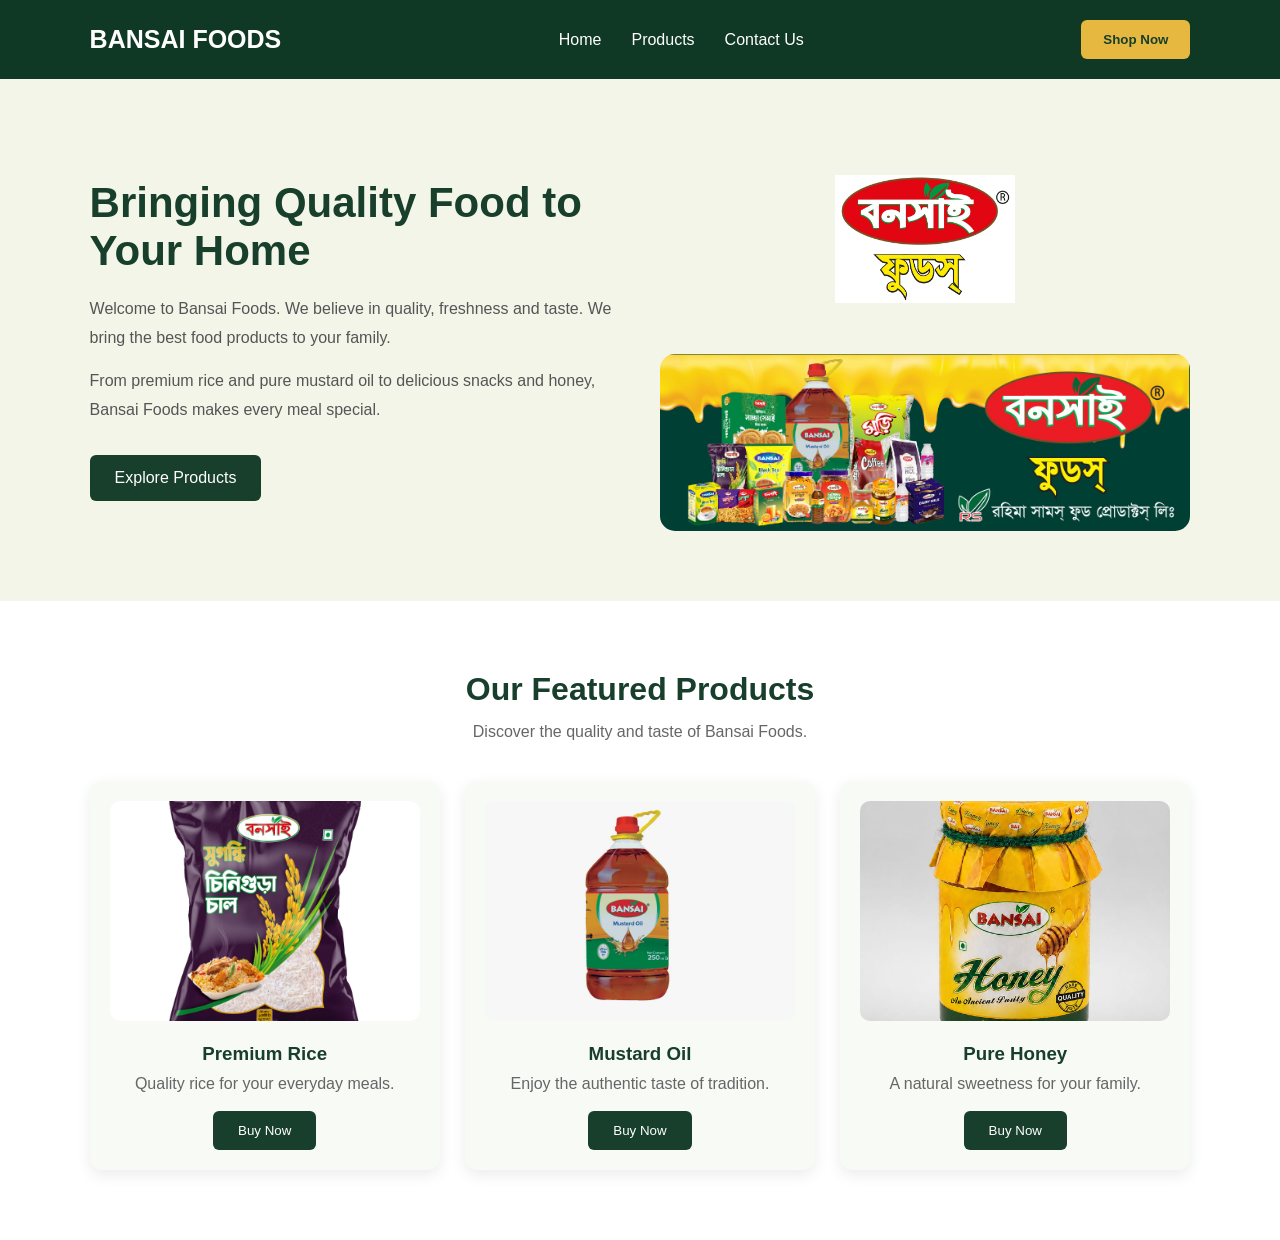
<file: index.html>
<!DOCTYPE html>
<html lang="en">

<head>
    <meta charset="UTF-8">
    <meta name="viewport" content="width=device-width, initial-scale=1.0">

    <title>Bansai Foods | Home</title>

    <link rel="stylesheet" href="style.css">
</head>

<body>

    <!-- Head -->
    <header>

        <div class="logo">
            BANSAI FOODS
        </div>

        <!-- Navigation Bar -->
        <nav>
            <ul>
                <li><a href="index.html">Home</a></li>
                <li><a href="products.html">Products</a></li>
                <li><a href="contact.html">Contact Us</a></li>
            </ul>
        </nav>

        <button class="shop-btn" onclick="showMessage()">
            Shop Now
        </button>

    </header>
<!-- Hero Section -->
<section class="hero">

    <div class="hero-content">

        <h1>Bringing Quality Food to Your Home</h1>

        <p>
            Welcome to Bansai Foods. We believe in quality,
            freshness and taste. We bring the best food
            products to your family.
        </p>

        <p>
            From premium rice and pure mustard oil to
            delicious snacks and honey, Bansai Foods
            makes every meal special.
        </p>

        <button class="hero-btn" onclick="showProducts()">
            Explore Products
        </button>

    </div>

    <div class="hero-images">

    <img src="img%201.JPG" alt="Bansai Foods">

    <img src="img%202.jpg" alt="Bansai Food Collection">

</div>

</section>
   <!-- Featured Products Section -->

<section class="featured-products">

    <h2>Our Featured Products</h2>

    <p class="section-description">
        Discover the quality and taste of Bansai Foods.
    </p>

    <div class="product-container">

        <!-- Product 1 -->
        <div class="product-card">

            <img src="rice.jpg" alt="Bansai Rice">

            <h3>Premium Rice</h3>

            <p>Quality rice for your everyday meals.</p>

            <button onclick="showMessage()">
                Buy Now
            </button>

        </div>

        <!-- Product 2 -->
        <div class="product-card">

            <img src="oil.jpg" alt="Mustard Oil">

            <h3>Mustard Oil</h3>

            <p>Enjoy the authentic taste of tradition.</p>

            <button onclick="showMessage()">
                Buy Now
            </button>

        </div>

        <!-- Product 3 -->
        <div class="product-card">

            <img src="honey.jpg" alt="Bansai Honey">

            <h3>Pure Honey</h3>

            <p>A natural sweetness for your family.</p>

            <button onclick="showMessage()">
                Buy Now
            </button>

        </div>

    </div>

</section>
    <script src="script.js"></script>

</body>

</html>
</file>
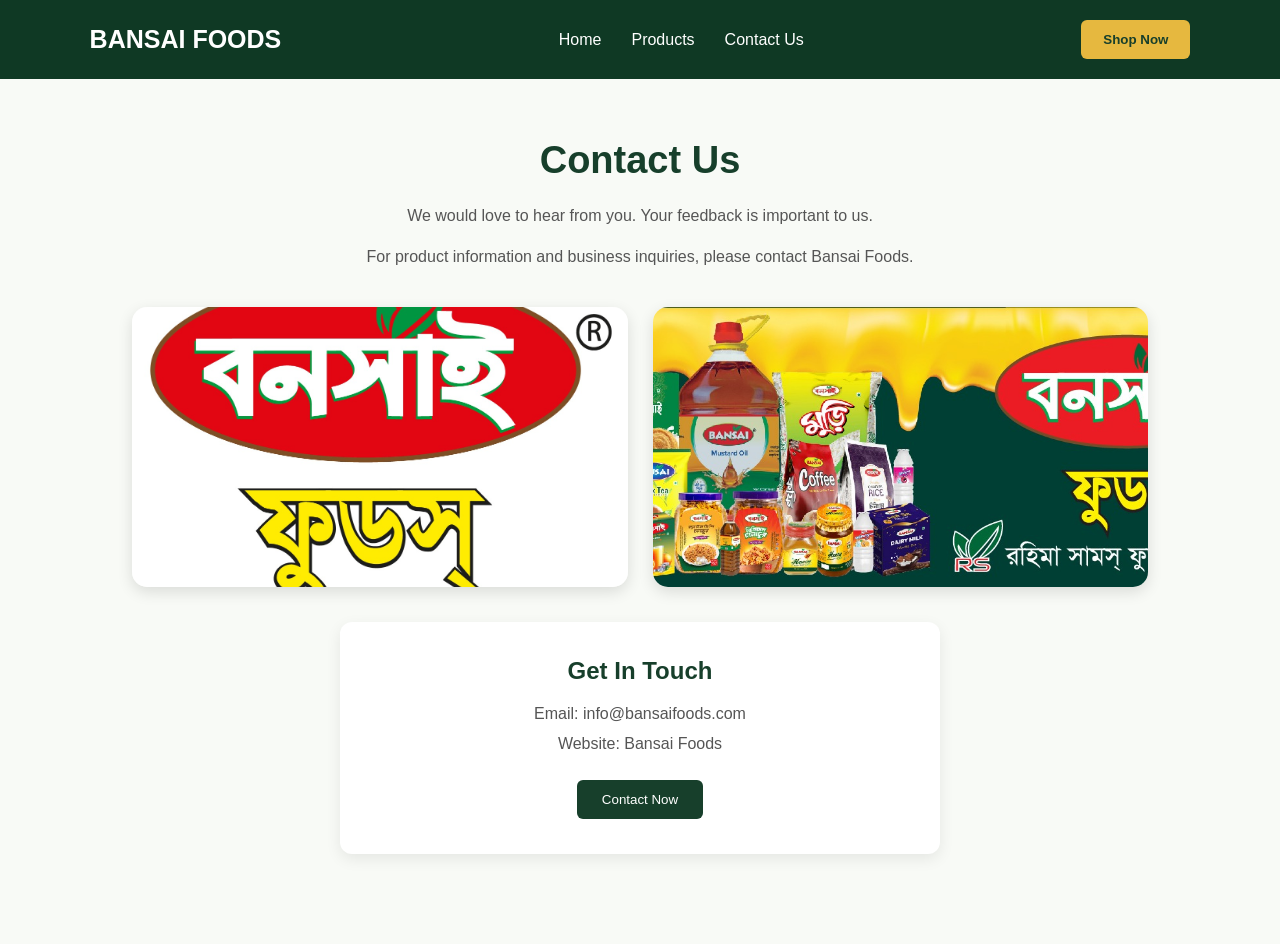
<file: contact.html>
<!DOCTYPE html>
<html lang="en">
<head>
    <meta charset="UTF-8">
    <meta name="viewport" content="width=device-width, initial-scale=1.0">
    <title>Bansai Foods | Contact</title>
    <link rel="stylesheet" href="style.css">
</head>
<body>

    <!-- Ahmed Motasim Rayn | ID: 2330659 -->

    <header>
        <div class="logo">BANSAI FOODS</div>

        <nav>
            <ul>
                <li><a href="index.html">Home</a></li>
                <li><a href="products.html">Products</a></li>
                <li><a href="contact.html">Contact Us</a></li>
            </ul>
        </nav>

        <button class="shop-btn" onclick="showMessage()">Shop Now</button>
    </header>

    <section class="contact-page">
        <h1>Contact Us</h1>

        <p>We would love to hear from you. Your feedback is important to us.</p>

        <p>For product information and business inquiries, please contact Bansai Foods.</p>

        <div class="contact-images">
            <img src="img%201.JPG" alt="Bansai Foods">
            <img src="img%202.jpg" alt="Bansai Products">
        </div>

        <div class="contact-info">
            <h2>Get In Touch</h2>
            <p>Email: info@bansaifoods.com</p>
            <p>Website: Bansai Foods</p>
            <button onclick="showMessage()">Contact Now</button>
        </div>
    </section>

    <script src="script.js"></script>
</body>
</html>
</file>
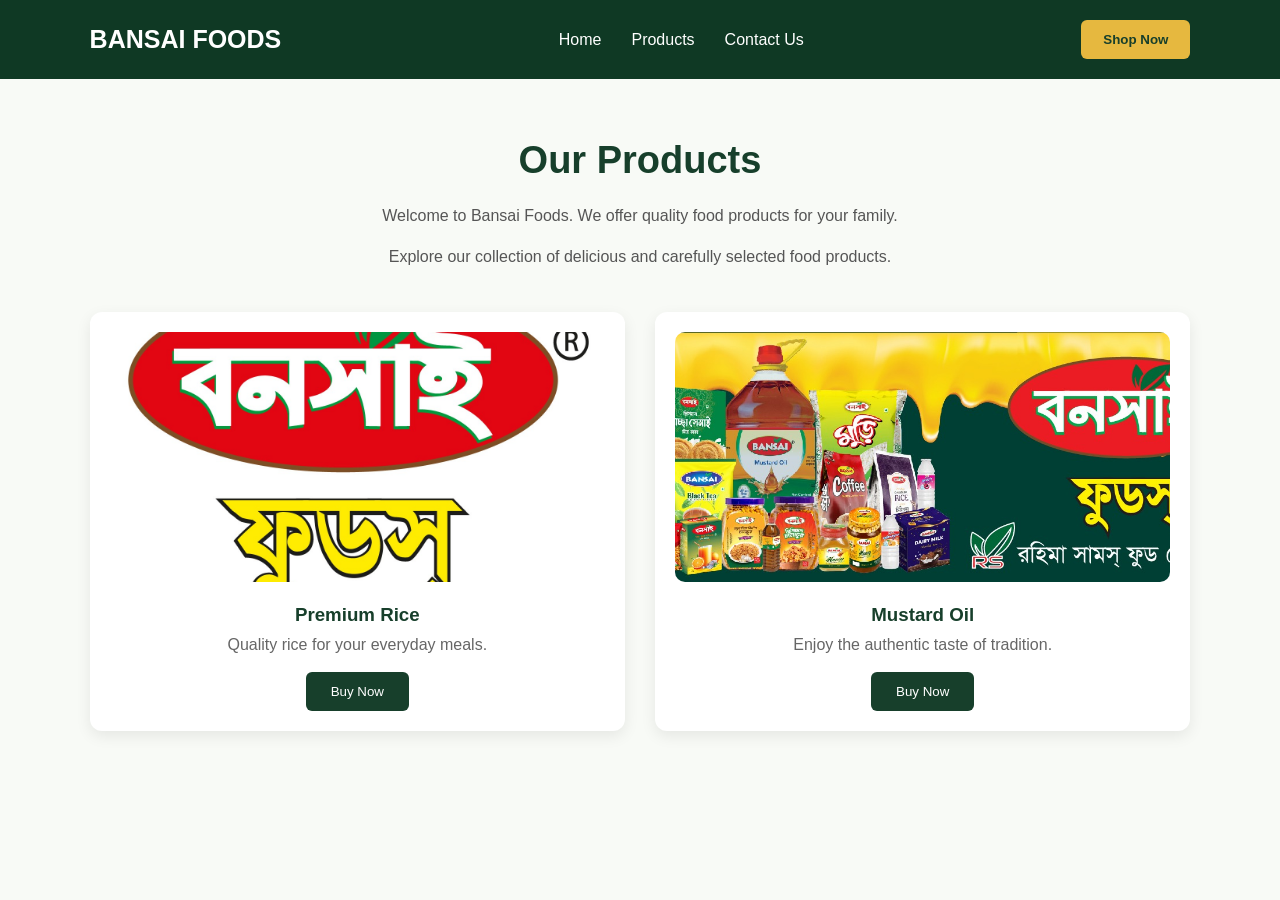
<file: products.html>
<!DOCTYPE html>
<html lang="en">
<head>
    <meta charset="UTF-8">
    <meta name="viewport" content="width=device-width, initial-scale=1.0">
    <title>Bansai Foods | Products</title>
    <link rel="stylesheet" href="style.css">
</head>
<body>

    <header>
        <div class="logo">BANSAI FOODS</div>

        <nav>
            <ul>
                <li><a href="index.html">Home</a></li>
                <li><a href="products.html">Products</a></li>
                <li><a href="contact.html">Contact Us</a></li>
            </ul>
        </nav>

        <button class="shop-btn" onclick="showMessage()">Shop Now</button>
    </header>

    <section class="products-page">
        <h1>Our Products</h1>

        <p>Welcome to Bansai Foods. We offer quality food products for your family.</p>

        <p>Explore our collection of delicious and carefully selected food products.</p>

        <div class="products-grid">

            <div class="product-card">
                <img src="img%201.JPG" alt="Bansai Rice">
                <h3>Premium Rice</h3>
                <p>Quality rice for your everyday meals.</p>
                <button onclick="showMessage()">Buy Now</button>
            </div>

            <div class="product-card">
                <img src="img%202.jpg" alt="Bansai Food">
                <h3>Mustard Oil</h3>
                <p>Enjoy the authentic taste of tradition.</p>
                <button onclick="showMessage()">Buy Now</button>
            </div>

        </div>
    </section>

    <script src="script.js"></script>
</body>
</html>
</file>
<file: style.css>
/* General CSS */

* {
    margin: 0;
    padding: 0;
    box-sizing: border-box;
}

body {
    font-family: Arial, sans-serif;
    background-color: #f8faf6;
}

/* Header Design */

header {
    display: flex;
    justify-content: space-between;
    align-items: center;

    background-color: #0f3924;
    padding: 20px 7%;
}

/* Logo */ 

.logo {
    color: rgb(255, 255, 255);
    font-size: 25px;
    font-weight: bold;
}

/* Navigation */

nav ul {
    display: flex;
    list-style: none;
    gap: 30px;
}

nav a {
    text-decoration: none;
    color: white;
    font-size: 16px;
    transition: 0.3s;
}

/* Hover Effect */

nav a:hover {
    color: #f5c542;
}

/* Shop Button */

.shop-btn {
    background-color: #e6b83f;
    color: #173f2b;

    border: none;
    padding: 12px 22px;

    border-radius: 6px;
    cursor: pointer;
    font-weight: bold;
}
/* Hero Section */

.hero {
    display: flex;
    align-items: center;
    justify-content: space-between;
    gap: 40px;

    padding: 70px 7%;
    background-color: #f4f5e9;
}

/* Hero Content */

.hero-content {
    flex: 1;
}

.hero-content h1 {
    font-size: 42px;
    color: #173f2b;
    margin-bottom: 20px;
}

.hero-content p {
    font-size: 16px;
    line-height: 1.8;
    color: #555;
    margin-bottom: 15px;
}

/* Hero Images */

.hero-images {
    flex: 1;
    display: flex;
    gap: 15px;
}

.hero-images img {
    width: 50%;
    height: 280px;
    object-fit: cover;
    border-radius: 15px;
}

/* Hero Button */

.hero-btn {
    background-color: #173f2b;
    color: white;

    padding: 14px 25px;
    border: none;
    border-radius: 6px;

    cursor: pointer;
    font-size: 16px;
    margin-top: 15px;
    transition: 0.3s;
}

.hero-btn:hover {
    background-color: #d5a82e;
    color: #173f2b;
}
/* Hero Images Styling */

.hero-images {
    width: 100%;
    max-width: 600px;
    display: flex;
    flex-direction: column;
    align-items: center;
    gap: 25px;
    box-sizing: border-box;
    overflow: hidden;
}

.hero-images img {
    display: block;
    box-sizing: border-box;
}

.hero-images img:first-child {
    width: 180px;
    height: 180px;
    object-fit: contain;
}

.hero-images img:last-child {
    width: 100%;
    max-width: 600px;
    height: auto;
    object-fit: contain;
}

.hero-images img:hover {
    transform: scale(1.04);
}

/* Mobile Responsive */

@media (max-width: 768px) {
    .hero-images {
        flex-direction: column;
    }

    .hero-images img {
        width: 100%;
        height: 250px;
    }
}
/* Featured Products Section */

.featured-products {
    padding: 70px 7%;
    text-align: center;
    background-color: #ffffff;
}

.featured-products h2 {
    font-size: 32px;
    color: #173f2b;
    margin-bottom: 15px;
}

.section-description {
    color: #666;
    margin-bottom: 40px;
    font-size: 16px;
}

/* Product Grid */

.product-container {
    display: grid;
    grid-template-columns: repeat(3, 1fr);
    gap: 25px;
}

/* Product Card */

.product-card {
    background-color: #f8faf6;
    padding: 20px;
    border-radius: 12px;

    box-shadow: 0 5px 15px rgba(0,0,0,0.08);

    transition: 0.3s;
}

.product-card:hover {
    transform: translateY(-8px);
    box-shadow: 0 10px 25px rgba(0,0,0,0.15);
}

.product-card img {
    width: 100%;
    height: 220px;
    object-fit: cover;
    border-radius: 10px;
}

.product-card h3 {
    color: #173f2b;
    margin: 18px 0 10px;
}

.product-card p {
    color: #666;
    margin-bottom: 18px;
}

.product-card button {
    background-color: #173f2b;
    color: white;

    border: none;
    padding: 12px 25px;
    border-radius: 6px;

    cursor: pointer;
}

.product-card button:hover {
    background-color: #d5a82e;
    color: #173f2b;
}

/* Responsive Design */

@media (max-width: 768px) {

    .product-container {
        grid-template-columns: repeat(2, 1fr);
    }

}

@media (max-width: 500px) {

    .product-container {
        grid-template-columns: 1fr;
    }

}

/* Products Page Design */

.products-page {
    padding: 60px 7%;
    text-align: center;
    background-color: #f8faf6;
}

.products-page h1 {
    font-size: 38px;
    color: #173f2b;
    margin-bottom: 20px;
}

.products-page > p {
    color: #555;
    font-size: 16px;
    line-height: 1.8;
    margin-bottom: 12px;
}

.products-grid {
    display: grid;
    grid-template-columns: repeat(2, 1fr);
    gap: 30px;
    margin-top: 40px;
}

.products-grid .product-card {
    background-color: white;
    padding: 20px;
    border-radius: 12px;
    box-shadow: 0 5px 15px rgba(0,0,0,0.08);
}

.products-grid .product-card img {
    width: 100%;
    height: 250px;
    object-fit: cover;
    border-radius: 10px;
}

.products-grid .product-card h3 {
    color: #173f2b;
    margin: 18px 0 10px;
}

.products-grid .product-card p {
    color: #666;
    margin-bottom: 18px;
}

.products-grid .product-card button {
    background-color: #173f2b;
    color: white;
    border: none;
    padding: 12px 25px;
    border-radius: 6px;
    cursor: pointer;
}

.products-grid .product-card button:hover {
    background-color: #d5a82e;
    color: #173f2b;
}

@media (max-width: 600px) {
    .products-grid {
        grid-template-columns: 1fr;
    }
}


/* Contact Page Design */

.contact-page {
    padding: 60px 7%;
    text-align: center;
    background-color: #f8faf6;
}

.contact-page h1 {
    font-size: 38px;
    color: #173f2b;
    margin-bottom: 20px;
}

.contact-page > p {
    color: #555;
    font-size: 16px;
    line-height: 1.8;
    margin-bottom: 12px;
}

.contact-images {
    display: flex;
    justify-content: center;
    gap: 25px;
    margin: 35px 0;
}

.contact-images img {
    width: 45%;
    height: 280px;
    object-fit: cover;
    border-radius: 15px;
    box-shadow: 0 5px 15px rgba(0,0,0,0.12);
}

.contact-info {
    background-color: white;
    max-width: 600px;
    margin: 30px auto;
    padding: 35px;
    border-radius: 12px;
    box-shadow: 0 5px 15px rgba(0,0,0,0.08);
}

.contact-info h2 {
    color: #173f2b;
    margin-bottom: 20px;
}

.contact-info p {
    color: #555;
    margin-bottom: 12px;
}

.contact-info button {
    background-color: #173f2b;
    color: white;
    border: none;
    padding: 12px 25px;
    border-radius: 6px;
    cursor: pointer;
    margin-top: 15px;
}

.contact-info button:hover {
    background-color: #d5a82e;
    color: #173f2b;
}

@media (max-width: 600px) {
    .contact-images {
        flex-direction: column;
    }

    .contact-images img {
        width: 100%;
        height: 230px;
    }
}
</file>
